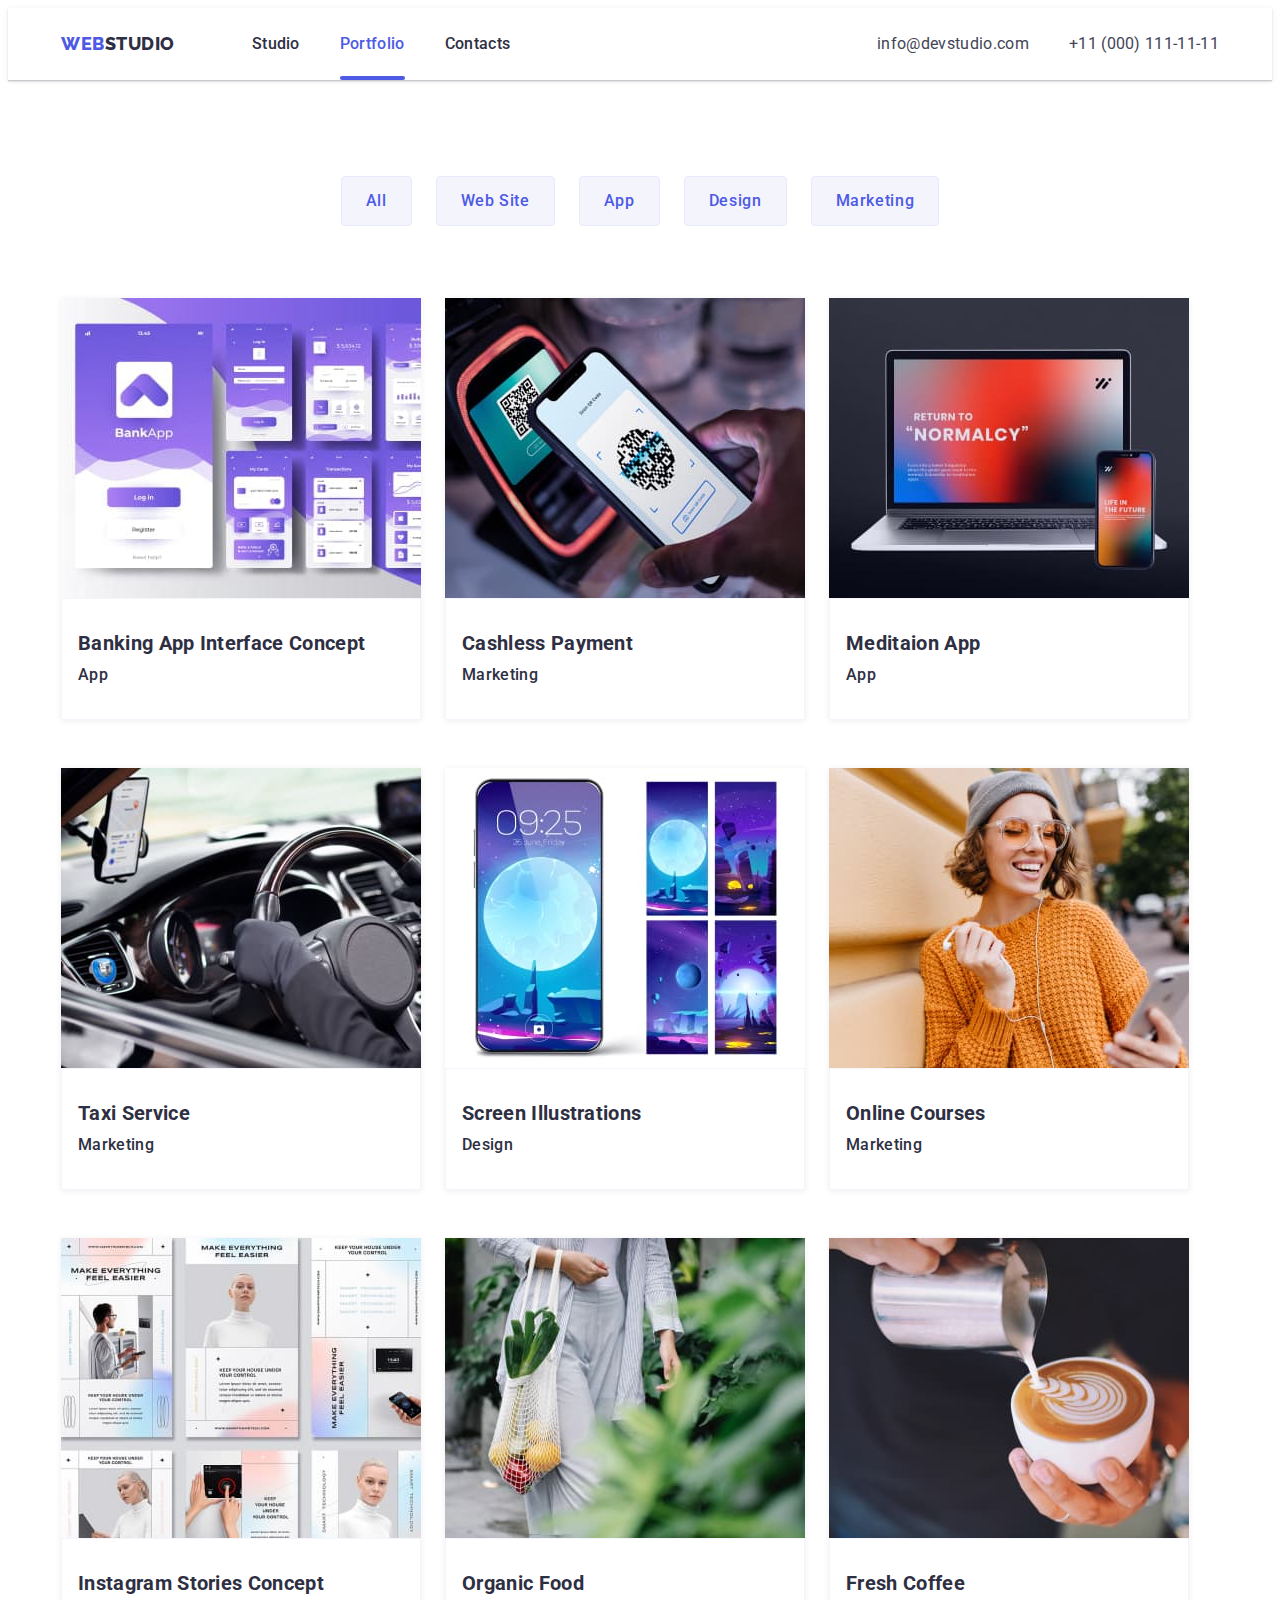
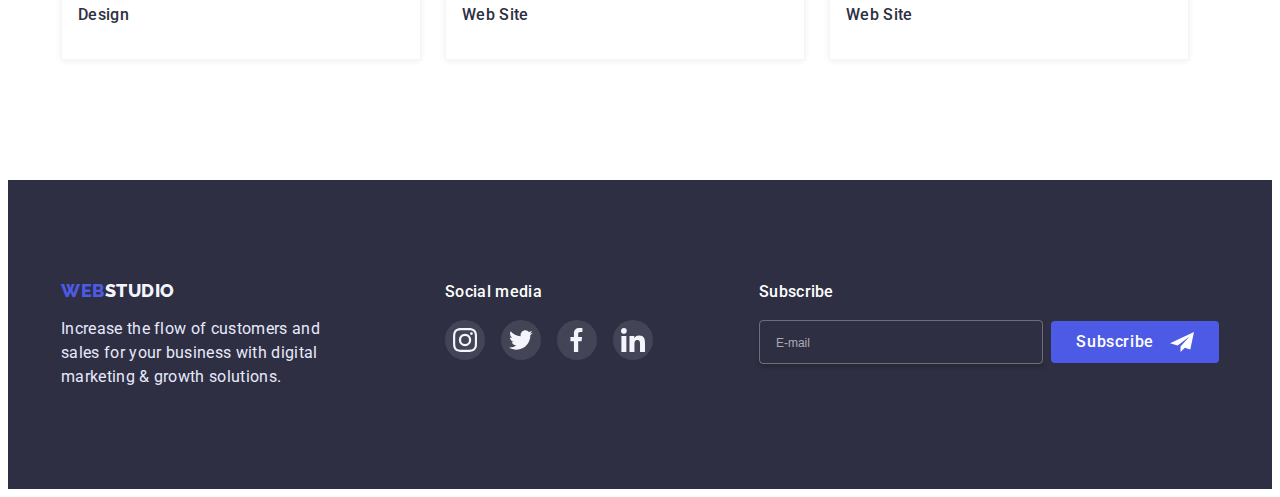
<file: portfolio.html>
<!DOCTYPE html>
<html lang="en">
  <head>
    <meta charset="UTF-8" />
    <meta http-equiv="X-UA-Compatible" content="IE=edge" />
    <meta name="viewport" content="width=device-width, initial-scale=1.0" />
    <title>Webstudio</title>
    <link
      rel="stylesheet"
      href="https://cdnjs.cloudflare.com/ajax/libs/modern-normalize/1.1.0/modern-normalize.min.css"
      integrity="sha512-wpPYUAdjBVSE4KJnH1VR1HeZfpl1ub8YT/NKx4PuQ5NmX2tKuGu6U/JRp5y+Y8XG2tV+wKQpNHVUX03MfMFn9Q=="
      crossorigin="anonymous"
      referrerpolicy="no-referrer"
    />
    <link rel="preconnect" href="https://fonts.googleapis.com" />
    <link rel="preconnect" href="https://fonts.gstatic.com" crossorigin />
    <link
      href="https://fonts.googleapis.com/css2?family=Raleway:wght@700&family=Roboto:wght@400;500;700;900&display=swap"
      rel="stylesheet"
    />
    <link rel="stylesheet" href="./css/styles.css" />
  </head>
  <body>
    <header class="shadow">
      <div class="container header-container">
        <nav class="header-nav">
          <a class="logo" href="./index.html"><span>WEB</span>STUDIO</a>
          <ul class="site-nav list">
            <li class="site-nav-item item">
              <a class="link" href="./index.html">Studio</a>
            </li>
            <li class="site-nav-item item">
              <a class="link current" href="./portfolio.html">Portfolio</a>
            </li>
            <li class="site-nav-item item">
              <a class="link" href="#">Contacts</a>
            </li>
          </ul>
        </nav>

        <ul class="contact-nav list">
          <li class="item">
            <a class="contact-link" href="mailto:info@devstudio.com"
              >info@devstudio.com</a
            >
          </li>

          <li class="item">
            <a class="contact-link" href="tel:+11(000)1111111"
              >+11 (000) 111-11-11</a
            >
          </li>
        </ul>
      </div>
    </header>

    <main>
      <section class="portfolio section">
        <div class="container">
          <h2 class="visually-hidden">Portfolio</h2>
          <ul class="filter list">
            <li><button class="filter-item" type="button">All</button></li>
            <li><button class="filter-item" type="button">Web Site</button></li>
            <li><button class="filter-item" type="button">App</button></li>
            <li><button class="filter-item" type="button">Design</button></li>
            <li>
              <button class="filter-item" type="button">Marketing</button>
            </li>
          </ul>

          <ul class="examples-work list">
            <li class="examples-item">
              <a class="examples-link link" href="#">
                <div class="examples-thumb">
                  <img
                    src="./images/portfolio/work1.jpg"
                    alt="Banking app photo"
                    width="360"
                    height="300"
                  />
                  <div class="examples-overlay">
                    <p class="examples-overlay-desc">
                      14 Stylish and User-Friendly App Design Concepts · Task
                      Manager App · Calorie Tracker App · Exotic Fruit Ecommerce
                      App · Cloud Storage App
                    </p>
                  </div>
                </div>
                <div class="description left">
                  <h3 class="title">Banking App Interface Concept</h3>
                  <p>App</p>
                </div>
              </a>
            </li>
            <li class="examples-item">
              <a class="examples-link link" href="#">
                <div class="examples-thumb">
                  <img
                    src="./images/portfolio/work2.jpg"
                    alt="Cashless payment site photo"
                    width="360"
                    height="300"
                  />
                  <div class="examples-overlay">
                    <p class="examples-overlay-desc">
                      14 Stylish and User-Friendly App Design Concepts · Task
                      Manager App · Calorie Tracker App · Exotic Fruit Ecommerce
                      App · Cloud Storage App
                    </p>
                  </div>
                </div>
                <div class="description left">
                  <h3 class="title">Cashless Payment</h3>
                  <p>Marketing</p>
                </div>
              </a>
            </li>
            <li class="examples-item">
              <a class="examples-link link" href="#">
                <div class="examples-thumb">
                  <img
                    src="./images/portfolio/work3.jpg"
                    alt="Meditaion app photo"
                    width="360"
                    height="300"
                  />
                  <div class="examples-overlay">
                    <p class="examples-overlay-desc">
                      14 Stylish and User-Friendly App Design Concepts · Task
                      Manager App · Calorie Tracker App · Exotic Fruit Ecommerce
                      App · Cloud Storage App
                    </p>
                  </div>
                </div>
                <div class="description left">
                  <h3 class="title">Meditaion App</h3>
                  <p>App</p>
                </div>
              </a>
            </li>
            <li class="examples-item">
              <a class="examples-link link" href="#">
                <div class="examples-thumb">
                  <img
                    src="./images/portfolio/work4.jpg"
                    alt="Taxi service site photo"
                    width="360"
                    height="300"
                  />
                  <div class="examples-overlay">
                    <p class="examples-overlay-desc">
                      14 Stylish and User-Friendly App Design Concepts · Task
                      Manager App · Calorie Tracker App · Exotic Fruit Ecommerce
                      App · Cloud Storage App
                    </p>
                  </div>
                </div>
                <div class="description left">
                  <h3 class="title">Taxi Service</h3>
                  <p>Marketing</p>
                </div>
              </a>
            </li>
            <li class="examples-item">
              <a class="examples-link link" href="#">
                <div class="examples-thumb">
                  <img
                    src="./images/portfolio/work5.jpg"
                    alt="Screen illustrations site photo"
                    width="360"
                    height="300"
                  />
                  <div class="examples-overlay">
                    <p class="examples-overlay-desc">
                      14 Stylish and User-Friendly App Design Concepts · Task
                      Manager App · Calorie Tracker App · Exotic Fruit Ecommerce
                      App · Cloud Storage App
                    </p>
                  </div>
                </div>
                <div class="description left">
                  <h3 class="title">Screen Illustrations</h3>
                  <p>Design</p>
                </div>
              </a>
            </li>
            <li class="examples-item">
              <a class="examples-link link" href="#">
                <div class="examples-thumb">
                  <img
                    src="./images/portfolio/work6.jpg"
                    alt="Online courses site photo"
                    width="360"
                    height="300"
                  />
                  <div class="examples-overlay">
                    <p class="examples-overlay-desc">
                      14 Stylish and User-Friendly App Design Concepts · Task
                      Manager App · Calorie Tracker App · Exotic Fruit Ecommerce
                      App · Cloud Storage App
                    </p>
                  </div>
                </div>
                <div class="description left">
                  <h3 class="title">Online Courses</h3>
                  <p>Marketing</p>
                </div>
              </a>
            </li>
            <li class="examples-item">
              <a class="examples-link link" href="#">
                <div class="examples-thumb">
                  <img
                    src="./images/portfolio/work7.jpg"
                    alt="Instagram stories concept site photo"
                    width="360"
                    height="300"
                  />
                  <div class="examples-overlay">
                    <p class="examples-overlay-desc">
                      14 Stylish and User-Friendly App Design Concepts · Task
                      Manager App · Calorie Tracker App · Exotic Fruit Ecommerce
                      App · Cloud Storage App
                    </p>
                  </div>
                </div>
                <div class="description left">
                  <h3 class="title">Instagram Stories Concept</h3>
                  <p>Design</p>
                </div>
              </a>
            </li>
            <li class="examples-item">
              <a class="examples-link link" href="#">
                <div class="examples-thumb">
                  <img
                    src="./images/portfolio/work8.jpg"
                    alt="Organic food site photo"
                    width="360"
                    height="300"
                  />
                  <div class="examples-overlay">
                    <p class="examples-overlay-desc">
                      14 Stylish and User-Friendly App Design Concepts · Task
                      Manager App · Calorie Tracker App · Exotic Fruit Ecommerce
                      App · Cloud Storage App
                    </p>
                  </div>
                </div>
                <div class="description left">
                  <h3 class="title">Organic Food</h3>
                  <p>Web Site</p>
                </div>
              </a>
            </li>
            <li class="examples-item">
              <a class="examples-link link" href="#">
                <div class="examples-thumb">
                  <img
                    src="./images/portfolio/work9.jpg"
                    alt="Fresh coffee site photo"
                    width="360"
                    height="300"
                  />
                  <div class="examples-overlay">
                    <p class="examples-overlay-desc">
                      14 Stylish and User-Friendly App Design Concepts · Task
                      Manager App · Calorie Tracker App · Exotic Fruit Ecommerce
                      App · Cloud Storage App
                    </p>
                  </div>
                </div>
                <div class="description left">
                  <h3 class="title">Fresh Coffee</h3>
                  <p>Web Site</p>
                </div>
              </a>
            </li>
          </ul>
        </div>
      </section>
    </main>

    <footer class="footer-main">
      <div class="container footer-container">
        <div class="footer-desc">
          <a class="logo" href="./index.html"><span>WEB</span>STUDIO</a>
          <p class="desc">
            Increase the flow of customers and sales for your business with
            digital marketing & growth solutions.
          </p>
        </div>
        <div class="footer-social">
          <h4 class="footer-title">Social media</h4>
          <ul class="social-list list">
            <li class="social-item">
              <a class="social-link" href="#">
                <svg class="social-icon" width="24" height="24">
                  <use href="./images/icons.svg#icon-instagram"></use>
                </svg>
              </a>
            </li>
            <li class="social-item">
              <a class="social-link" href="#">
                <svg class="social-icon" width="24" height="24">
                  <use href="./images/icons.svg#icon-twitter"></use>
                </svg>
              </a>
            </li>
            <li class="social-item">
              <a class="social-link" href="#">
                <svg class="social-icon" width="24" height="24">
                  <use href="./images/icons.svg#icon-facebook"></use>
                </svg>
              </a>
            </li>
            <li class="social-item">
              <a class="social-link" href="#">
                <svg class="social-icon" width="24" height="24">
                  <use href="./images/icons.svg#icon-linkedin"></use>
                </svg>
              </a>
            </li>
          </ul>
        </div>
        <div class="footer-subscribe">
          <h4 class="footer-subscribe-title">Subscribe</h4>
          <form class="subscribe-form" name="subscribe-form">
            <label class="subscribe-form-field">
              <input
                class="subscribe-form-input"
                name="user-email"
                type="text"
                placeholder="E-mail"
              />
            </label>
            <button class="subscribe-form-button button" type="submit">
              <span class="subscribe-button-text">Subscribe</span>
              <svg class="subscribe-icon" width="24" height="24">
                <use href="./images/icons.svg#icon-subscribe"></use>
              </svg>
            </button>
          </form>
        </div>
      </div>
    </footer>
  </body>
</html>
</file>
<file: css/styles.css>
:root {
  --primary-text-color: #434455;
  --primary-white-color: #ffffff;
  --title-text-color: #2e2f42;
  --accent-color: #4d5ae5;
  --light-accent-color: #f4f4fd;
  --grey-border-color: #e7e9fc;
  --primary-shadow-color: rgba(46, 47, 66, 0.08);
  --default-svg-color: #8e8f99;
  --accent-active-color: #404bbf;

  --anim-fast: 250ms cubic-bezier(0.4, 0, 0.2, 1);
}

/*#region ---Common Styles--- */

body {
  font-family: "Roboto", sans-serif;
  line-height: 1.5;
  letter-spacing: 0.02em;

  color: var(--primary-text-color);
}

h1,
h2,
h3,
h4,
ul,
p {
  margin-top: 0;
  margin-bottom: 0;
}

img {
  display: block;
  max-width: 100%;
  height: auto;
}

.button {
  font-family: inherit;
  font-weight: 500;
  font-size: 16px;
  line-height: 1.5;
  letter-spacing: 0.04em;

  background-color: var(--accent-color);
  border: 1px solid transparent;
  border-radius: 4px;
  cursor: pointer;
}

.list {
  padding-left: 0;
  list-style-type: none;
}

@media screen and (min-width: 1200px) {
  .list {
    display: flex;
    column-gap: 24px;
  }
}

.container {
  padding-left: 15px;
  padding-right: 15px;
  margin-left: auto;
  margin-right: auto;
}

@media screen and (min-width: 428px) {
  .container {
    width: 428px;
  }
}

@media screen and (min-width: 768px) {
  .container {
    width: 768px;
  }
}

@media screen and (min-width: 1200px) {
  .container {
    width: 1158px;
  }
}

.header-container {
  display: flex;
  align-items: center;
  justify-content: space-between;
}

@media screen and (min-width: 768px) {
  .header-nav {
    display: flex;
    align-items: center;
  }
}

.logo {
  font-family: "Raleway", sans-serif;
  font-weight: 800;
  font-size: 18px;
  line-height: 1.17;
  letter-spacing: 0.03em;

  color: var(--title-text-color);
  text-decoration: none;
}

@media screen and (max-width: 767.98px) {
  .header-nav .logo {
    padding-top: 24px;
    padding-bottom: 24px;
    display: inline-block;
  }
}

@media screen and (min-width: 768px) {
  .logo {
    margin-right: 120px;
  }
}

@media screen and (min-width: 1200px) {
  .logo {
    margin-right: 77px;
  }
}

.logo span {
  color: var(--accent-color);
}

.link {
  font-size: 16px;
  font-weight: 500;

  color: var(--title-text-color);
  text-decoration: none;
}

.link.current {
  color: var(--accent-color);
}

@media screen and (max-width: 767.98px) {
  .site-nav,
  .contact-nav {
    display: none;
  }
}

.site-nav-item {
  position: relative;
}

.link.current::before {
  content: "";
  position: absolute;
  bottom: 0;
  left: 0;
  width: 100%;
  height: 4px;
  border-radius: 2px;
  background-color: var(--accent-color);
}

@media screen and (min-width: 768px) {
  .site-nav {
    display: flex;
    column-gap: 40px;
  }
}

@media screen and (min-width: 1200px) {
  .contact-nav {
    display: flex;
    column-gap: 40px;
  }
}

@media screen and (min-width: 768px) {
  .site-nav .link,
  .contact-link {
    display: block;
    transition: color var(--anim-fast);
  }
}

@media screen and (min-width: 768px) {
  .site-nav .link {
    padding-top: 24px;
    padding-bottom: 24px;
  }
}

@media screen and (min-width: 768px) {
  .contact-link {
    color: var(--primary-text-color);
    text-decoration: none;
  }
}

@media screen and (min-width: 768px) {
  .site-nav .link:focus,
  .site-nav .link:hover {
    color: var(--primary-text-color);
  }

  .site-nav .link:active {
    color: var(--accent-color);
  }

  .contact-link:hover,
  .contact-link:focus {
    color: var(--accent-color);
  }
}

@media screen and (min-width: 768px) and (max-width: 1199.98px) {
  .contact-link {
    font-size: 12px;
    line-height: 1.33;
  }
}

@media screen and (min-width: 768px) and (max-width: 1199.98px) {
  .contact-nav .item:first-child {
    margin-bottom: 4px;
  }
}

.shadow {
  box-shadow: 0px 2px 1px var(--primary-shadow-color),
    0px 1px 1px rgba(46, 47, 66, 0.16), 0px 1px 6px var(--primary-shadow-color);
}

.hero {
  max-width: 1440px;
  color: var(--primary-white-color);

  background-image: linear-gradient(
      rgba(46, 47, 66, 0.7),
      rgba(46, 47, 66, 0.7)
    ),
    url(../images/hero/office-mob@1x.jpg);
  background-repeat: no-repeat;
  background-position: center;
  background-size: cover;
  text-align: center;
  margin: 0 auto;
}

@media screen and (min-device-pixel-ratio: 2),
  (min-resolution: 192dpi),
  (min-resolution: 2dppx) {
  .hero {
    background-image: linear-gradient(
        rgba(46, 47, 66, 0.7),
        rgba(46, 47, 66, 0.7)
      ),
      url(../images/hero/office-mob@2x.jpg);
  }
}

@media screen and (min-width: 481px) {
  .hero {
    background-image: linear-gradient(
        rgba(46, 47, 66, 0.7),
        rgba(46, 47, 66, 0.7)
      ),
      url(../images/hero/office-tablet@1x.jpg);
  }
}

@media screen and (min-width: 481px) and (min-device-pixel-ratio: 2),
  screen and (min-width: 481px) and (min-resolution: 192dpi),
  screen and (min-width: 481px) and (min-resolution: 2dppx) {
  .hero {
    background-image: linear-gradient(
        rgba(46, 47, 66, 0.7),
        rgba(46, 47, 66, 0.7)
      ),
      url(../images/hero/office-tablet@2x.jpg);
  }
}

@media screen and (min-width: 769px) {
  .hero {
    background-image: linear-gradient(
        rgba(46, 47, 66, 0.7),
        rgba(46, 47, 66, 0.7)
      ),
      url(../images/hero/office-desktop@1x.jpg);
  }
}

@media screen and (min-width: 769px) and (min-device-pixel-ratio: 2),
  screen and (min-width: 769px) and (min-resolution: 192dpi),
  screen and (min-width: 769px) and (min-resolution: 2dppx) {
  .hero {
    background-image: linear-gradient(
        rgba(46, 47, 66, 0.7),
        rgba(46, 47, 66, 0.7)
      ),
      url(../images/hero/office-desktop@2x.jpg);
  }
}

.hero .container {
  padding-top: 112px;
  padding-bottom: 112px;
}

@media screen and (min-width: 768px) {
  .hero .container {
    padding-bottom: 108px;
  }
}

@media screen and (min-width: 1200px) {
  .hero .container {
    padding-top: 188px;
    padding-bottom: 188px;
  }
}

.hero-title {
  font-weight: 700;
  font-size: 36px;
  line-height: 1.11;
  letter-spacing: 0.02em;

  width: 319px;
  margin: 0 auto 72px auto;
}

@media screen and (max-width: 349px) {
  .hero-title {
    font-size: 32px;
    width: 290px;
  }
}

@media screen and (min-width: 768px) {
  .hero-title {
    font-size: 56px;
    line-height: 1.07;

    width: 496px;
    margin-bottom: 40px;
  }
}

@media screen and (min-width: 1200px) {
  .hero-title {
    margin-bottom: 48px;
  }
}

.hero-button {
  color: inherit;

  padding: 16px 32px;
  box-shadow: 0px 4px 4px rgba(0, 0, 0, 0.15);

  transition: box-shadow var(--anim-fast);
}

.hero-button:hover,
.hero-button:focus,
.callback-form-button:hover,
.callback-form-button:focus {
  box-shadow: 0px 1px 6px var(--primary-shadow-color),
    0px 1px 1px rgba(46, 47, 66, 0.16), 0px 2px 1px var(--primary-shadow-color);
}

.hero-button:active,
.callback-form-button:active {
  background-color: var(--accent-active-color);
}

.section {
  padding-top: 96px;
  padding-bottom: 96px;
}

@media screen and (min-width: 1200px) {
  .section {
    padding-top: 120px;
    padding-bottom: 120px;
  }
}

.advantages-list {
  display: flex;
  flex-wrap: wrap;
  row-gap: 72px;
}

@media screen and (min-width: 768px) {
  .advantages-list {
    column-gap: 24px;
  }
}

@media screen and (min-width: 768px) {
  .advantages-item {
    flex-basis: calc((100% - 24px) / 2);
  }
}

@media screen and (min-width: 1200px) {
  .advantages-item {
    flex-basis: calc((100% - 72px) / 4);
  }
}

@media screen and (max-width: 1199.98px) {
  .advantages-item-desc {
    font-weight: 500;
  }
}

.icon-img {
  text-align: center;
  padding: 24px 0px;
  background: var(--light-accent-color);
  border-radius: 4px;
  margin-bottom: 8px;
}

@media screen and (max-width: 1199.98px) {
  .icon-img {
    display: none;
  }
}

.title,
.work-title,
.team-title,
.customer-title {
  font-size: 36px;
  font-weight: 700;
  line-height: 1.11;

  color: var(--title-text-color);

  text-align: center;
}

.title {
  margin-bottom: 8px;
}

.work-title,
.team-title,
.customer-title {
  margin-bottom: 72px;
}

@media screen and (min-width: 768px) {
  .title {
    text-align: left;
  }
}

@media screen and (min-width: 1200px) {
  .title {
    font-size: 20px;
    line-height: 1.2;
  }
}

.work {
  padding-bottom: 120px;
}

.work-list {
  justify-content: center;
}

@media screen and (max-width: 1199.98px) {
  .work {
    display: none;
  }
}

.team {
  background-color: var(--light-accent-color);
}

@media screen and (max-width: 767.98px) {
  .team.section {
    padding-bottom: 128px;
  }
}

.team-item {
  background-color: var(--primary-white-color);

  box-shadow: 0px 1px 6px var(--primary-shadow-color),
    0px 1px 1px rgba(46, 47, 66, 0.16), 0px 2px 1px var(--primary-shadow-color);
  border-radius: 0px 0px 4px 4px;
}

.team-list {
  display: flex;
  flex-wrap: wrap;
  justify-content: center;
  row-gap: 72px;
}

@media screen and (min-width: 768px) {
  .team-list {
    row-gap: 64px;
    column-gap: 24px;
  }
}

.title-team-item {
  font-weight: 500;
  font-size: 20px;
  line-height: 1.2;
  text-align: center;
  letter-spacing: 0.02em;
  color: var(--title-text-color);
  margin-bottom: 8px;
}

.description {
  padding-top: 32px;
  padding-bottom: 32px;
}

.description.centered {
  text-align: center;
}

.description-position {
  margin-bottom: 8px;
}

.social-list {
  display: flex;
  justify-content: center;
  column-gap: 24px;
}

.social-item {
  width: 40px;
  height: 40px;
}

.social-link {
  width: 100%;
  height: 100%;
  display: flex;
  justify-content: center;
  align-items: center;

  background-color: var(--accent-color);
  border-radius: 50%;
}

.customer-list {
  display: flex;
  justify-content: center;
  flex-wrap: wrap;
  column-gap: 16px;
  row-gap: 72px;
}

.customer-item {
  width: 190px;
  height: 88px;
}

@media screen and (min-width: 768px) {
  .customer-list {
    column-gap: 24px;
  }
}

@media screen and (min-width: 768px) {
  .customer-item {
    width: 168px;
  }
}

.customer-link {
  width: 100%;
  height: 100%;
  display: flex;
  color: var(--default-svg-color);

  justify-content: center;
  align-items: center;
  border: 1px solid var(--default-svg-color);
  border-radius: 4px;

  transition: color var(--anim-fast), border-color var(--anim-fast);
}

.customer-link:hover,
.customer-link:focus {
  color: var(--accent-color);
  border-color: var(--accent-color);
}

.customer-link > .icon {
  fill: currentColor;
}

@media screen and (min-width: 768px) {
  .footer-container {
    display: flex;
    flex-wrap: wrap;
    row-gap: 72px;
  }
}

@media screen and (min-width: 768px) and (max-width: 1199.98px) {
  .footer-container {
    width: 496px;
    margin-left: auto;
    margin-right: auto;
  }
}

.footer-main {
  padding-top: 96px;
  padding-bottom: 96px;

  background-color: var(--title-text-color);
}

@media screen and (min-width: 1200px) {
  .footer-main {
    padding-top: 100px;
    padding-bottom: 100px;
  }
}

.footer-desc {
  width: 268px;
}

@media screen and (max-width: 767.98px) {
  .footer-desc,
  .footer-social {
    margin-right: auto;
    margin-left: auto;
  }
}

@media screen and (max-width: 767.98px) {
  .footer-desc,
  .footer-social {
    margin-bottom: 72px;
  }
}

@media screen and (min-width: 768px) {
  .footer-desc {
    width: 264px;
    margin-right: 24px;
    margin-left: 0;
  }
}

@media screen and (min-width: 1200px) {
  .footer-desc {
    margin-right: 120px;
  }
}

.footer-main .logo {
  display: block;

  font-family: "Raleway", sans-serif;
  font-weight: 800;

  color: var(--light-accent-color);

  margin-bottom: 16px;
  text-align: center;
}

@media screen and (min-width: 768px) {
  .footer-main .logo {
    display: inline-block;
  }
}

.footer-main .desc {
  font-weight: 400;
  color: var(--grey-border-color);
}

.footer-title,
.footer-subscribe-title {
  font-size: 16px;
  font-weight: 500;

  color: var(--primary-white-color);

  margin-bottom: 16px;
}

@media screen and (max-width: 767.98px) {
  .footer-title,
  .footer-subscribe {
    text-align: center;
  }
}

.footer-social .social-list {
  column-gap: 16px;
}

.footer-social .social-link {
  background-color: rgba(255, 255, 255, 0.1);

  transition: background-color var(--anim-fast);
}

.footer-social .social-link:hover,
.footer-social .social-link:focus {
  background-color: #31d0aa;
}

@media screen and (min-width: 1200px) {
  .footer-subscribe {
    margin-left: auto;
  }
}

.subscribe-form-field {
  position: relative;
  width: 100%;
  display: inline-block;
  margin-bottom: 16px;
}

@media screen and (min-width: 768px) {
  .subscribe-form-field {
    width: 264px;
  }
}

.subscribe-form-input {
  width: 100%;
  height: 40px;
  padding-left: 16px;
  color: var(--primary-white-color);
  background-color: transparent;
  border: 1px solid rgba(255, 255, 255, 0.3);
  box-shadow: 0px 4px 4px rgba(0, 0, 0, 0.15);
  border-radius: 4px;
  outline: 1px solid transparent;
  outline-offset: -1px;
}

.subscribe-form-input::placeholder {
  font-size: 12px;
  color: rgba(255, 255, 255, 0.6);
}

.subscribe-form-input:focus {
  outline-color: var(--accent-color);
}

.subscribe-form-button {
  min-width: 165px;
  min-height: 40px;
  padding: 8px 24px;
  display: inline-flex;

  color: var(--primary-white-color);
}

@media screen and (min-width: 768px) {
  .subscribe-form-button {
    margin-left: 24px;
  }
}

.subscribe-button-text {
  margin-right: 16px;
}

.subscribe-icon {
  fill: var(--primary-white-color);
}

.visually-hidden {
  position: absolute;
  white-space: nowrap;
  width: 1px;
  height: 1px;
  overflow: hidden;
  border: 0;
  padding: 0;
  clip: rect(0 0 0 0);
  clip-path: inset(50%);
  margin: -1px;
}
/*#endregion -------------------- Common Styles End -------------------- */

/*#region ---Portfolio Styles--- */

.portfolio {
  padding-top: 96px;
}

.filter {
  justify-content: center;
  margin-bottom: 72px;
}

.filter-item {
  font-family: inherit;
  font-size: 16px;
  line-height: 1.5;
  font-weight: 500;
  letter-spacing: 0.04em;

  color: var(--accent-color);
  background-color: var(--light-accent-color);

  padding: 12px 24px;
  border: 1px solid var(--grey-border-color);
  border-radius: 4px;
  cursor: pointer;

  transition: color var(--anim-fast), background-color var(--anim-fast),
    border-color var(--anim-fast), box-shadow var(--anim-fast);
}

.filter-item:hover,
.filter-item:focus {
  color: var(--primary-white-color);
  background-color: var(--accent-color);
  border-color: transparent;
  box-shadow: 0px 3px 1px rgba(0, 0, 0, 0.1), 0px 2px 1px rgba(0, 0, 0, 0.08),
    0px 2px 2px rgba(0, 0, 0, 0.12);
}

.examples-work {
  row-gap: 48px;
  flex-wrap: wrap;
}

.description.left {
  padding-left: 16px;
  border: 0.5px solid var(--light-accent-color);
}

.examples-item > .link {
  display: block;
  box-shadow: 0px 1px 6px var(--primary-shadow-color);

  transition: box-shadow var(--anim-fast);
}

.examples-item > .link:hover,
.examples-item > .link:focus {
  box-shadow: 0px 1px 6px var(--primary-shadow-color),
    0px 1px 1px rgba(46, 47, 66, 0.16), 0px 2px 1px var(--primary-shadow-color);
}

.examples-thumb {
  position: relative;
  overflow: hidden;
}

.examples-overlay {
  position: absolute;
  width: 360px;
  height: 300px;
  left: 0;
  top: 0;
  padding: 40px 32px;

  color: var(--light-accent-color);
  background-color: var(--accent-color);

  transform: translateY(100%);
  transition: transform var(--anim-fast);
}

.examples-item > .link:hover .examples-overlay,
.examples-item > .link:focus .examples-overlay {
  transform: translateY(0);
}

.examples-overlay-desc {
  font-weight: 400;
}

/*#endregion -------------------- Portfolio Styles End -------------------- */

.backdrop {
  position: fixed;
  top: 0;
  left: 0;
  z-index: 100;
  width: 100%;
  height: 100%;

  background-color: rgba(46, 47, 66, 0.4);

  transition: scale var(--anim-fast), opacity var(--anim-fast);
}

.backdrop.is-hidden {
  visibility: hidden;
  opacity: 0;
  pointer-events: none;
}

.modal {
  position: absolute;
  top: 50%;
  left: 50%;
  transform: translate(-50%, -50%);
  visibility: visible;
  opacity: 1;
  scale: 1;

  width: 300px;
  min-height: 500px;
  padding: 24px;
  padding-top: 72px;

  background-color: #fcfcfc;
  border-radius: 4px;
  box-shadow: 0px 1px 1px rgba(0, 0, 0, 0.14), 0px 1px 3px rgba(0, 0, 0, 0.12),
    0px 2px 1px rgba(0, 0, 0, 0.2);

  transition: visibility var(--anim-fast), opacity var(--anim-fast),
    scale var(--anim-fast);
}

@media screen and (min-width: 400px) {
  .modal {
    width: 392px;
    min-height: 586px;
  }
}

@media screen and (min-width: 768px) {
  .modal {
    width: 408px;
  }
}

.backdrop.is-hidden .modal {
  scale: 0.9;
  opacity: 0;
}

.modal-btn {
  position: absolute;
  top: 24px;
  right: 24px;

  width: 24px;
  height: 24px;

  display: flex;
  align-items: center;
  justify-content: center;

  background-color: var(--grey-border-color);
  border: 1px solid rgba(0, 0, 0, 0.1);
  border-radius: 50%;

  cursor: pointer;
}

.modal-btn:hover,
.modal-btn:focus,
.modal-btn:active {
  background-color: var(--accent-active-color);
  border-color: transparent;
}

.modal-btn:hover .modal-icon,
.modal-btn:focus .modal-icon,
.modal-btn:active .modal-icon {
  fill: var(--primary-white-color);
}

.callback-form-title {
  display: block;
  text-align: center;
  margin-bottom: 16px;

  font-weight: 500;
  color: var(--title-text-color);
}

@media screen and (max-width: 399.98px) {
  .callback-form-title {
    line-height: 1.11;
  }
}

.callback-form-group {
  margin-bottom: 16px;
}

.callback-form-field {
  position: relative;
  display: block;
}

.callback-form-field:not(:last-child) {
  margin-bottom: 8px;
}

.callback-form-label {
  display: block;

  font-size: 12px;
  line-height: 1.33;
  letter-spacing: 0.01em;

  color: var(--default-svg-color);
}

.callback-form-label span {
  display: inline-block;
  margin-bottom: 4px;
}

.callback-form-label:focus-within {
  letter-spacing: 0.04em;
}

.callback-form-input {
  width: 100%;
  height: 40px;
  padding-left: 38px;

  font-size: 18px;

  border: 1px solid rgba(33, 33, 33, 0.2);
  border-radius: 4px;
  outline: 1px solid transparent;
  outline-offset: -1px;

  transition: outline var(--anim-fast);
}

.callback-form-input:focus {
  outline-color: var(--accent-color);
}

.callback-form-input:focus + .callback-form-icon {
  fill: var(--accent-color);
}

.callback-form-icon {
  position: absolute;
  bottom: 8px;
  left: 16px;
  transition: fill var(--anim-fast);
}

.callback-form-field:first-child .callback-form-icon {
  bottom: 11px;
}

.callback-form-textarea {
  width: 100%;
  height: 120px;
  resize: none;
  display: block;

  padding: 8px 16px;
  font-size: 16px;

  border: 1px solid rgba(33, 33, 33, 0.2);
  border-radius: 4px;
  outline: 1px solid transparent;
  outline-offset: -1px;
}

.callback-form-textarea::placeholder {
  font-size: 12px;
  letter-spacing: 0.04em;

  color: rgba(117, 117, 117, 0.5);
}

.callback-form-textarea:focus {
  outline-color: var(--accent-color);
}

.callback-form-agreement {
  display: flex;
  align-items: center;

  margin-bottom: 24px;

  font-size: 12px;
  line-height: 1.33;
  letter-spacing: 0.04em;

  color: #757575;
}

.callback-form-checkbox {
  appearance: none;
}

.callback-form-text {
  user-select: none;
  margin-left: 8px;
}

.callback-form-link {
  color: var(--accent-color);
}

.callback-form-button {
  display: block;
  margin-left: auto;
  margin-right: auto;
  min-width: 169px;
  min-height: 56px;

  color: var(--primary-white-color);

  box-shadow: 0px 4px 4px rgba(0, 0, 0, 0.15);
  transition: box-shadow var(--anim-fast);
}

.check {
  opacity: 0;
  transition: opacity var(--anim-fast);
}

.uncheck {
  opacity: 1;
  transition: opacity var(--anim-fast);
}

.callback-form-checkbox:checked ~ .callback-form-check > .check {
  opacity: 1;
}
.callback-form-checkbox:checked ~ .callback-form-check > .uncheck {
  opacity: 0;
}

.menu-btn {
  padding: 0;
  margin-left: auto;
  background-color: transparent;
  border: none;
}

.menu-toggle {
  position: absolute;
  top: 40px;
  right: 40px;

  min-height: 24px;
  min-width: 24px;
  display: flex;
  align-items: center;
  justify-content: center;

  margin: 0;
  padding: 0;
  background-color: transparent;
  cursor: pointer;
  border: none;
  border-radius: 50%;
  outline: none;
}

@media (min-width: 768px) {
  .menu-toggle,
  .menu-btn {
    display: none;
  }
}

.menu-toggle:hover,
.menu-toggle:focus {
  background-color: rgba(0, 0, 0, 0.1);
}

.menu-container {
  position: fixed;
  top: 0;
  left: 0;

  display: flex;
  flex-direction: column;

  width: 100vw;
  height: 100vh;
  padding: 30px;
  padding-top: 80px;
  background-color: var(--primary-white-color);
  z-index: 999;

  transform: translateX(100%);
  transition: transform var(--anim-fast);
}

@media (min-width: 425px) {
  .menu-container {
    padding: 40px;
    padding-top: 80px;
  }
}

.menu-container.is-open {
  transform: translateX(0);
}

.mobile-menu {
  margin-bottom: auto;
}

.mobile-menu-item:not(:last-child) {
  margin-bottom: 40px;
}

.mobile-menu-link {
  display: block;
  font-weight: 700;
  font-size: 26px;
  line-height: 1.11;

  color: var(--title-text-color);
}

@media (min-width: 405px) {
  .mobile-menu-link {
    font-size: 36px;
  }
}

.mobile-contacts {
  margin-bottom: 48px;
}

.mobile-contacts-item:not(:last-child) {
  margin-bottom: 40px;
}

.mobile-contacts-link {
  font-weight: 500;
  font-size: 20px;
  line-height: 24px;
  color: var(--primary-text-color);
}

.mobile-contacts-link.accent {
  font-weight: 700;
  font-size: 26px;
  line-height: 1.11;
  color: var(--accent-color);
}

@media (min-width: 405px) {
  .mobile-contacts-link.accent {
    font-size: 36px;
  }
}

.mobile-socials {
  display: flex;
  align-items: center;
  gap: 32px;
}

@media (min-width: 425px) {
  .mobile-socials {
    gap: 56px;
  }
}
</file>
